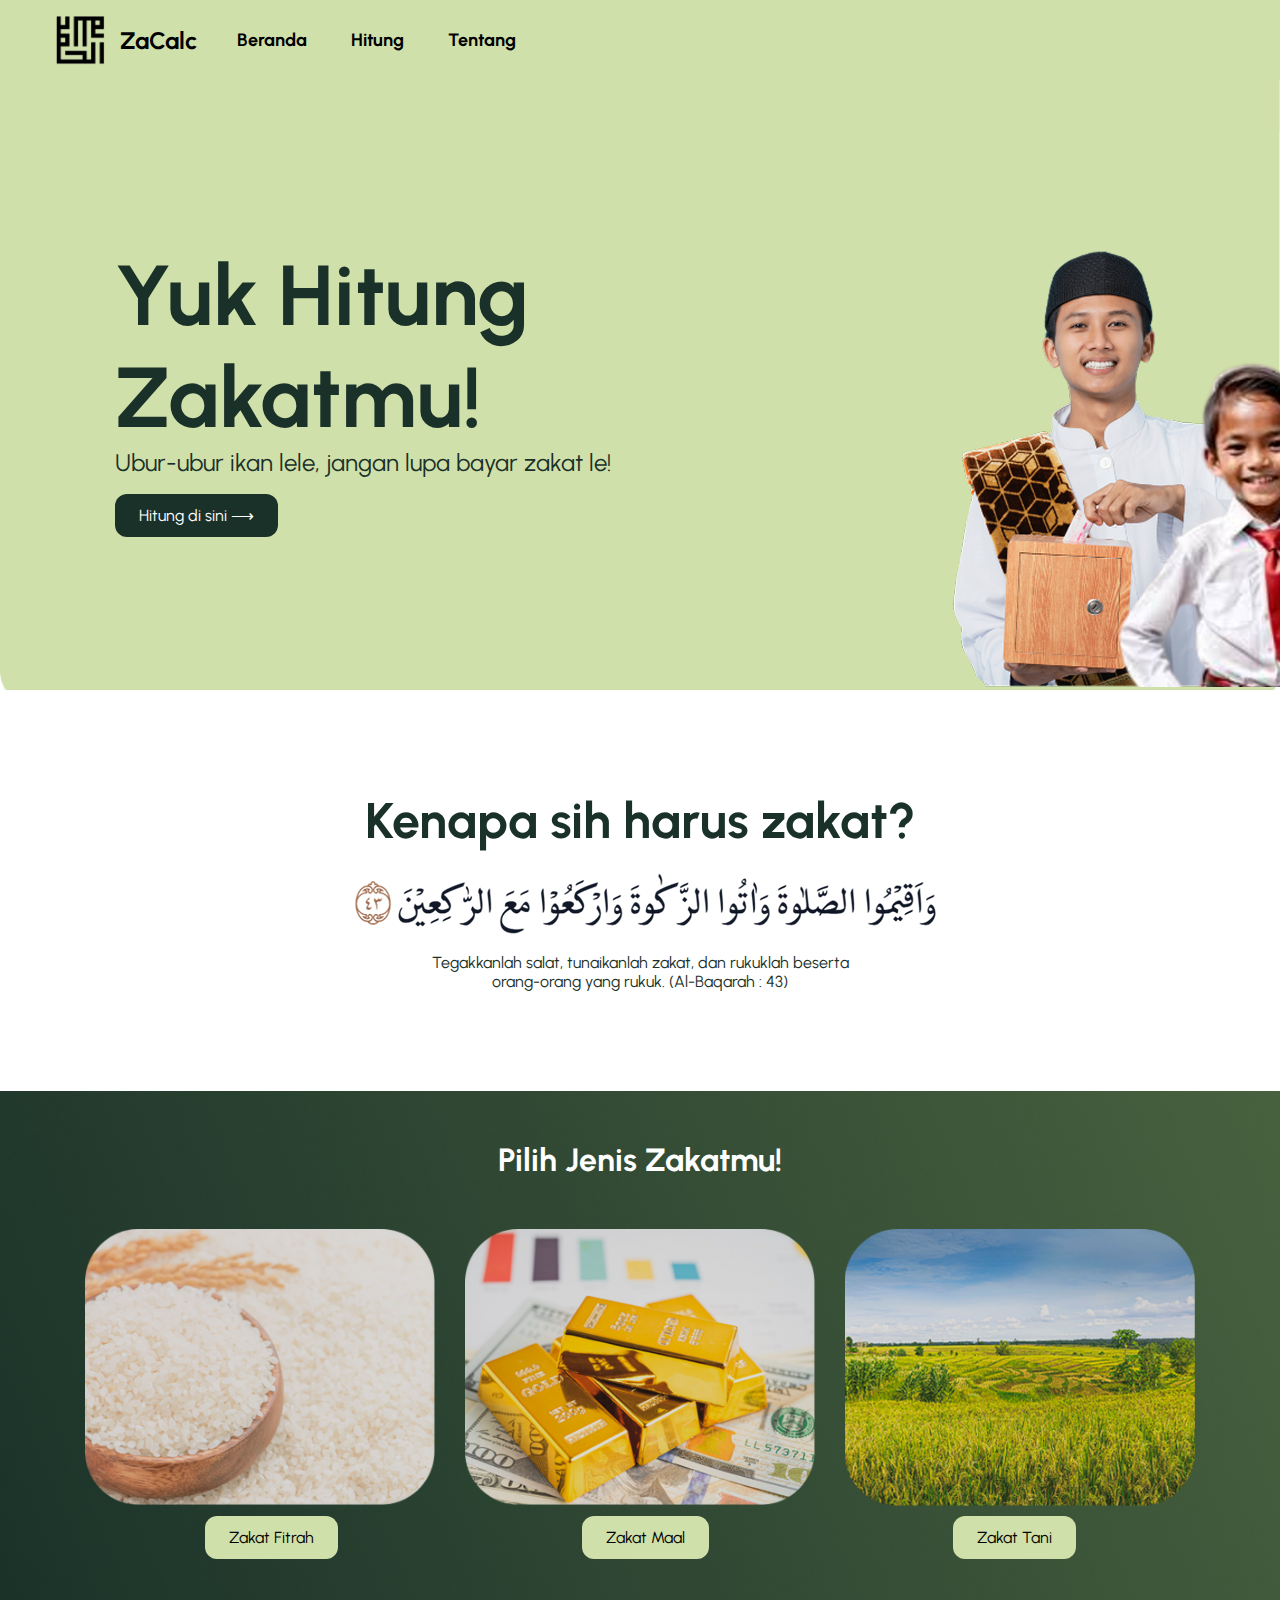
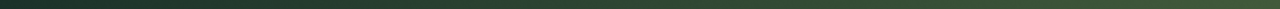
<file: index.html>
<!DOCTYPE html>
<html lang="id">
<head>
    <meta charset="UTF-8">
    <meta name="viewport" content="width=device-width, initial-scale=1.0">
    <title>ZaCalc</title>
    <link rel="stylesheet" href="style.css" />
    <link href="https://fonts.googleapis.com/css2?family=Urbanist:wght@300;400;500;700&display=swap" rel="stylesheet">
</head>
<body>
    <div class="container">
        <div class="topnav">
            <div class="logo">
                <img src="img/ZaCalc Logo Fiks.png" alt="Logo ZaCalc">
                <span class="Nama-ZaCalc">ZaCalc</span>
            </div>
            <div class="nav-links">
                <a href="#home">Beranda</a>
                <a href="#PilZakat">Hitung</a>
                <a href="Tentang.html">Tentang</a>
            </div>
        </div>
    </div>
    <div id="home">
        <div class="bg-img">
            <div class="Cont-tengah">
                <div class="Teks">
                    <div class="heading">Yuk Hitung <br>Zakatmu!</div>
                    <p class="desc">Ubur-ubur ikan lele, jangan lupa bayar zakat le!</p>
                    <a class="btn_hitung" href="#PilZakat">Hitung di sini ⟶ </a>
                </div>
                <div class="LP-pict">
                    <img src="img/Berzakat.png" alt="Orang berzakat">
                </div>
            </div>
        </div>

        <section class="White-space">
            <div class="header-WS">Kenapa sih harus zakat?</div>
            <img class="ayat-zakat" src="img/Ayat Zakat.png" alt="QS. Al-Baqarah">
            <p class="WS-desc">
                Tegakkanlah salat, tunaikanlah zakat, dan rukuklah beserta 
                <br>orang-orang yang rukuk. (Al-Baqarah : 43)
            </p>
        </section>

        <section id="PilZakat" class="PilZakat">
            <div class="header-pilzakat">
                <h1 class="judul-pilzakat">Pilih Jenis Zakatmu!</h1>
            </div>
            <div class="isiZakat">
                <img class="zakatFitrah" src="img/Zakat Fitrah.png" alt="Zakat Fitrah">
                <img class="zakatMaal" src="img/Zakat Maal.png" alt="Zakat Maal">
                <img class="zakatTani" src="img/Zakat Tani.png" alt="Zakat Tani">      
            </div>
            <div class="btn-jenisZakat">
                <a class="btn_Fitrah" href="ZakatFitrah.html">Zakat Fitrah</a>
                <a class="btn_Maal" href="ZakatMaal.html">Zakat Maal</a>
                <a class="btn_Tani" href="ZakatTani.html">Zakat Tani</a>
            </div>
        </section>
    </div>
    </div>        
    <script>
        src="script.js"
    </script>
</body>
</html>
</file>
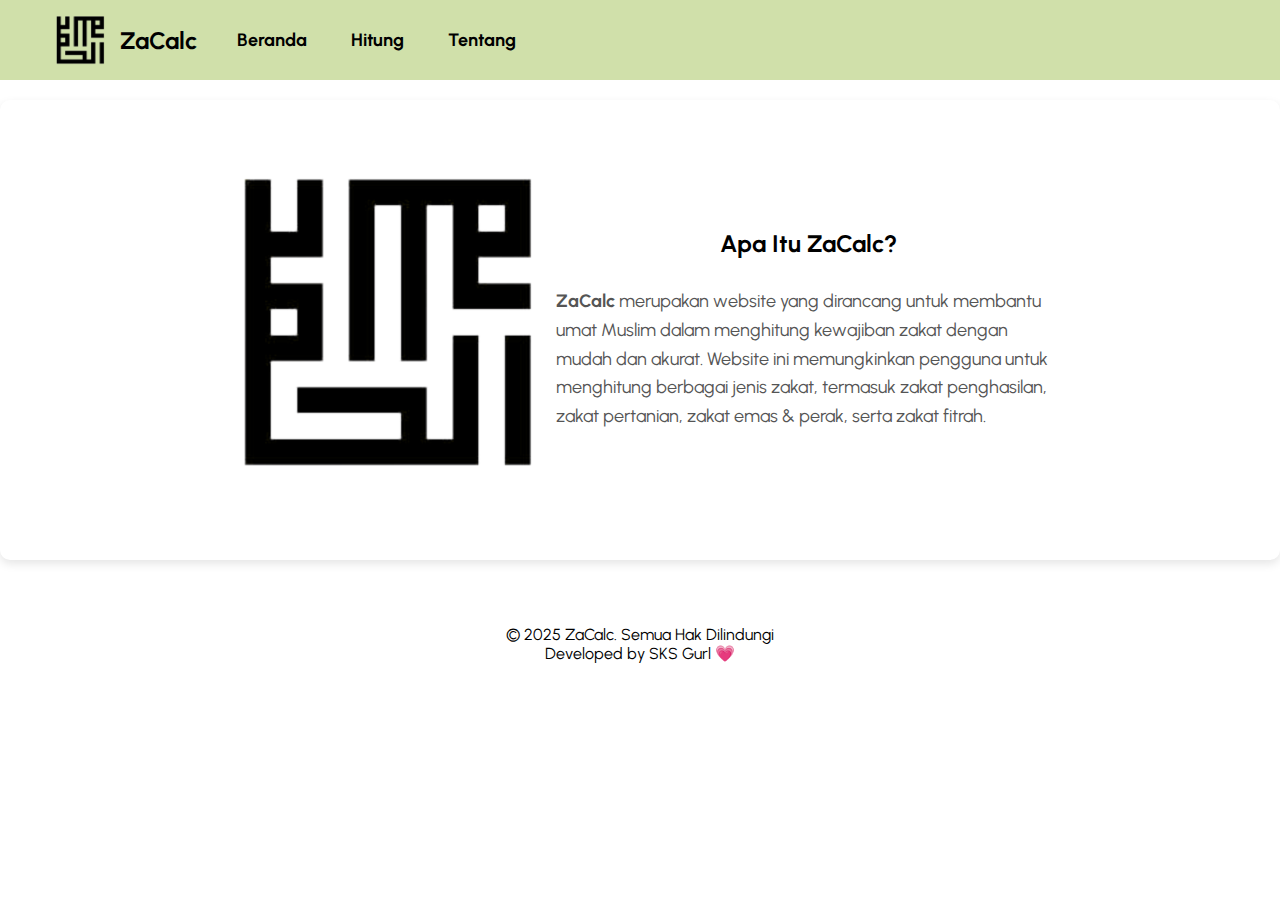
<file: Tentang.html>
<!DOCTYPE html>
<html lang="en">
<head>
    <meta charset="UTF-8">
    <meta name="viewport" content="width=device-width, initial-scale=1.0">
    <title>Tentang</title>
    <link rel="stylesheet" href="style.css" />
    <link href="https://fonts.googleapis.com/css2?family=Urbanist:wght@300;400;500;700&display=swap" rel="stylesheet">
</head>
<body>
    <div class="topnav">
        <div class="logo">
            <img src="img/ZaCalc Logo Fiks.png" alt="Logo ZaCalc">
            <span class="Nama-ZaCalc">ZaCalc</span>
        </div>
        <div class="nav-links">
            <a href="index.html">Beranda</a>
            <a href="index.html#PilZakat">Hitung</a>
            <a href="Tentang.html">Tentang</a>
        </div>
    </div>
    <div class="container-tentang">
        <div class="img-logo">
            <img src="img/logo tentang fiks.png" alt="Logo ZaCalc">
        </div>
        <div class="isi-tentang">
            <h2 class="judul-tentang">Apa Itu ZaCalc?</h2>
            <p class="deskripsi-tentang">
            <br><strong>ZaCalc</strong> merupakan website yang dirancang untuk membantu umat Muslim dalam menghitung kewajiban zakat dengan mudah dan akurat.
            Website ini memungkinkan pengguna untuk menghitung berbagai jenis zakat, termasuk zakat penghasilan,
            zakat pertanian, zakat emas & perak, serta zakat fitrah.
        </p>
        </div>
        
    </div>
</section>
<footer class="footer">
    <p>&copy; 2025 ZaCalc. Semua Hak Dilindungi <br>Developed by SKS Gurl 💗</p>
</footer>
</body>
</html>
</file>
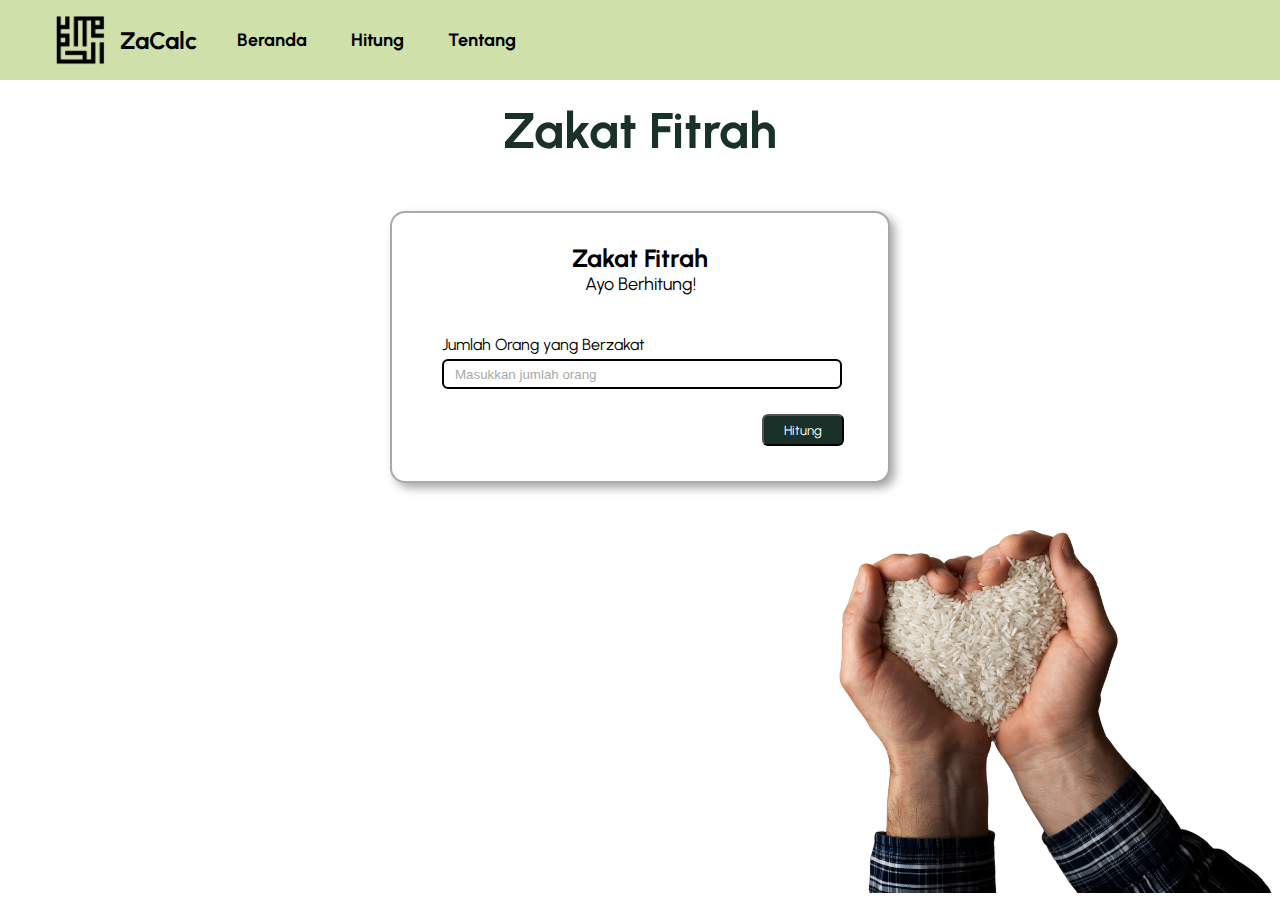
<file: ZakatFitrah.html>
<!DOCTYPE html>
<html lang="en">
<head>
    <meta charset="UTF-8">
    <meta name="viewport" content="width=device-width, initial-scale=1.0">
    <title>ZakatFitrah</title>
    <link rel="stylesheet" href="style.css" />
    <link href="https://fonts.googleapis.com/css2?family=Urbanist:wght@300;400;500;700&display=swap" rel="stylesheet">
</head>
<body>
    <div class="navbar">
        <div class="topnav">
            <div class="logo">
                <img src="img/ZaCalc Logo Fiks.png" alt="Logo ZaCalc">
                <span class="Nama-ZaCalc">ZaCalc</span>
            </div>
            <div class="nav-links">
                <a href="index.html">Beranda</a>
                <a href="index.html#PilZakat">Hitung</a>
                <a href="#tentang">Tentang</a>
        </div>
    </div>
    <div class = "konten-fitrah">
        <h2 class="Teks1">Zakat Fitrah</h2>
        <div class="isiFitrah">
            <div id="ZakatFitrah" class="ZakatFitrah">
                <div id="form-container" class="cal-form">
                    <h2 class="Teks2">Zakat Fitrah</h2>
                    <p class="Teks3">Ayo Berhitung!</p>
                    <label class="label-form">Jumlah Orang yang Berzakat</label>
                    <input type="number" id="jumlah" class="jumlah" placeholder="Masukkan jumlah orang">
                    <button onclick="hitungFitrah()" class="bt-zakatFitrah">
                    Hitung</button>
                </div>
                <div class="gambar-fitrah">
                    <img src="img/img Fitrah.png" alt="Logo ZaCalc">
                </div>
            </div> 
    </div>   
    </div>
    <div id="result" class="form-result1" style="display: none;">
        <h2 class="f-result1">Hasil Perhitungan</h2>
        <p class="f-result2">Berikut hasil perhitungan zakat fitrah Anda</p>
        <p id="hasil" class="fp-result"></p>
        <button onclick="resetForm()" class="btn-kembali-fitrah">
            Kembali
        </button>
    </div>
    <script src="script.js"></script>
</body>
</html>
</file>
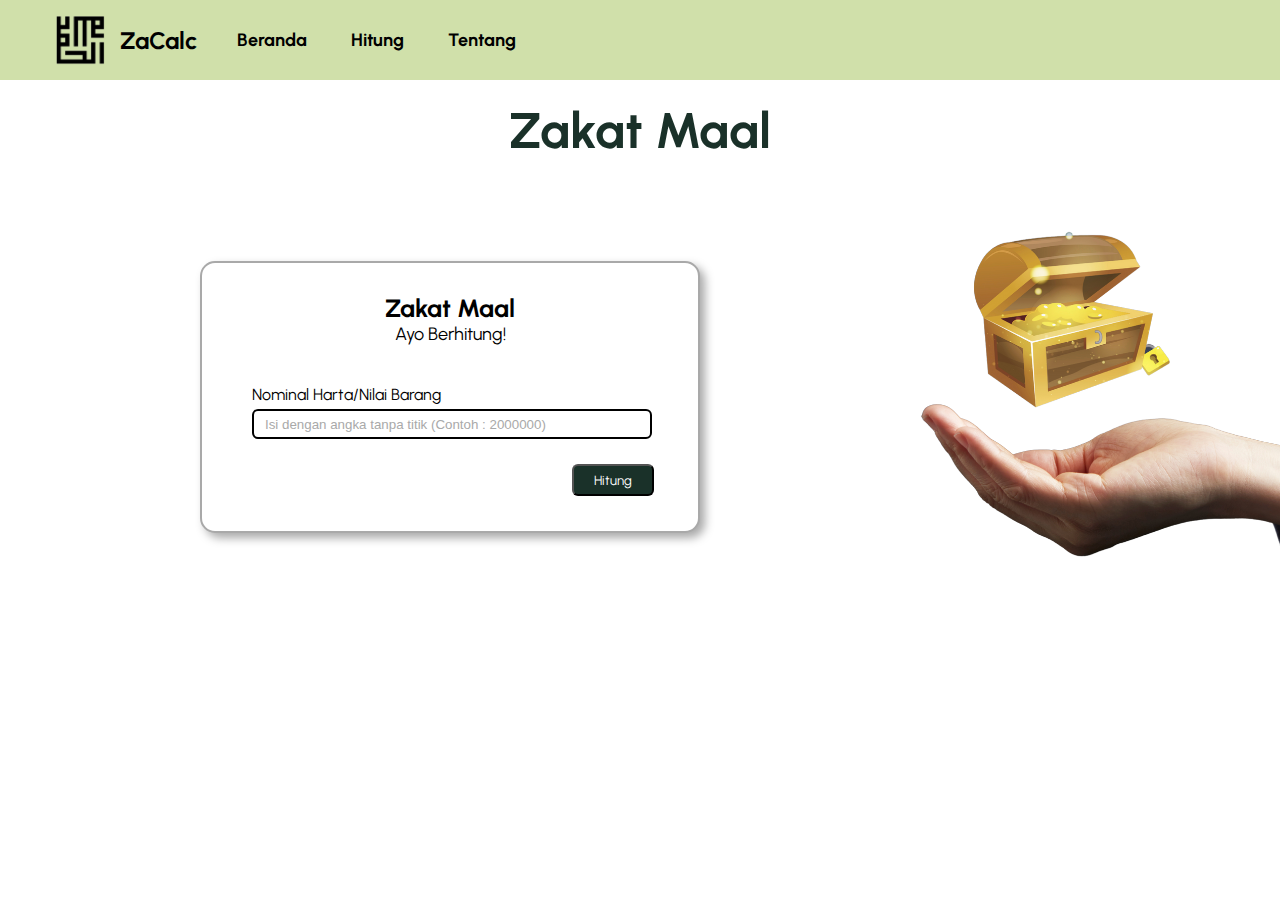
<file: ZakatMaal.html>
<!DOCTYPE html>
<html lang="en">
<head>
    <meta charset="UTF-8">
    <meta name="viewport" content="width=device-width, initial-scale=1.0">
    <title>Zakat Maal</title>
    <link rel="stylesheet" href="style.css" />
    <link href="https://fonts.googleapis.com/css2?family=Urbanist:wght@300;400;500;700&display=swap" rel="stylesheet">
</head>
<body>
    <div class="navbar">
        <div class="topnav">
            <div class="logo">
                <img src="img/ZaCalc Logo Fiks.png" alt="Logo ZaCalc">
                <span class="Nama-ZaCalc">ZaCalc</span>
            </div>
            <div class="nav-links">
                <a href="index.html">Beranda</a>
                <a href="index.html#PilZakat">Hitung</a>
                <a href="Tentang.html">Tentang</a>
        </div>
    </div>
    <div class = "konten-Maal">
        <h2 class="Teks1">Zakat Maal</h2>
        <div class="isiMaal">
            <div id="ZakatMaal" class="ZakatMaal">
                <div id="form-container" class="cal-form-maal">
                    <h2 class="Teks2">Zakat Maal</h2>
                    <p class="Teks3">Ayo Berhitung!</p>
                    <label class="label-form">Nominal Harta/Nilai Barang</label>
                    <input type="number" id="jumlah" class="jumlah" placeholder="Isi dengan angka tanpa titik (Contoh : 2000000)">
                    <button onclick="hitungMaal()" class="bt-zakatFitrah">
                    Hitung</button>
                </div>
                <div class="gambar-fitrah">
                    <img src="img/img Maal.png" alt="Logo ZaCalc">
                </div>
            </div> 
    </div>   
    </div>
    <div id="result" class="form-result2" style="display: none;">
        <h2 class="f-result1">Hasil Perhitungan</h2>
        <p class="f-result2">Berikut hasil perhitungan zakat maal Anda</p>
        <p id="hasil" class="fp-result"></p>
        <button onclick="resetForm()" class="btn-kembali-fitrah">
            Kembali
        </button>
    </div>
    <script src="script.js"></script>
</body>
</html>
</file>
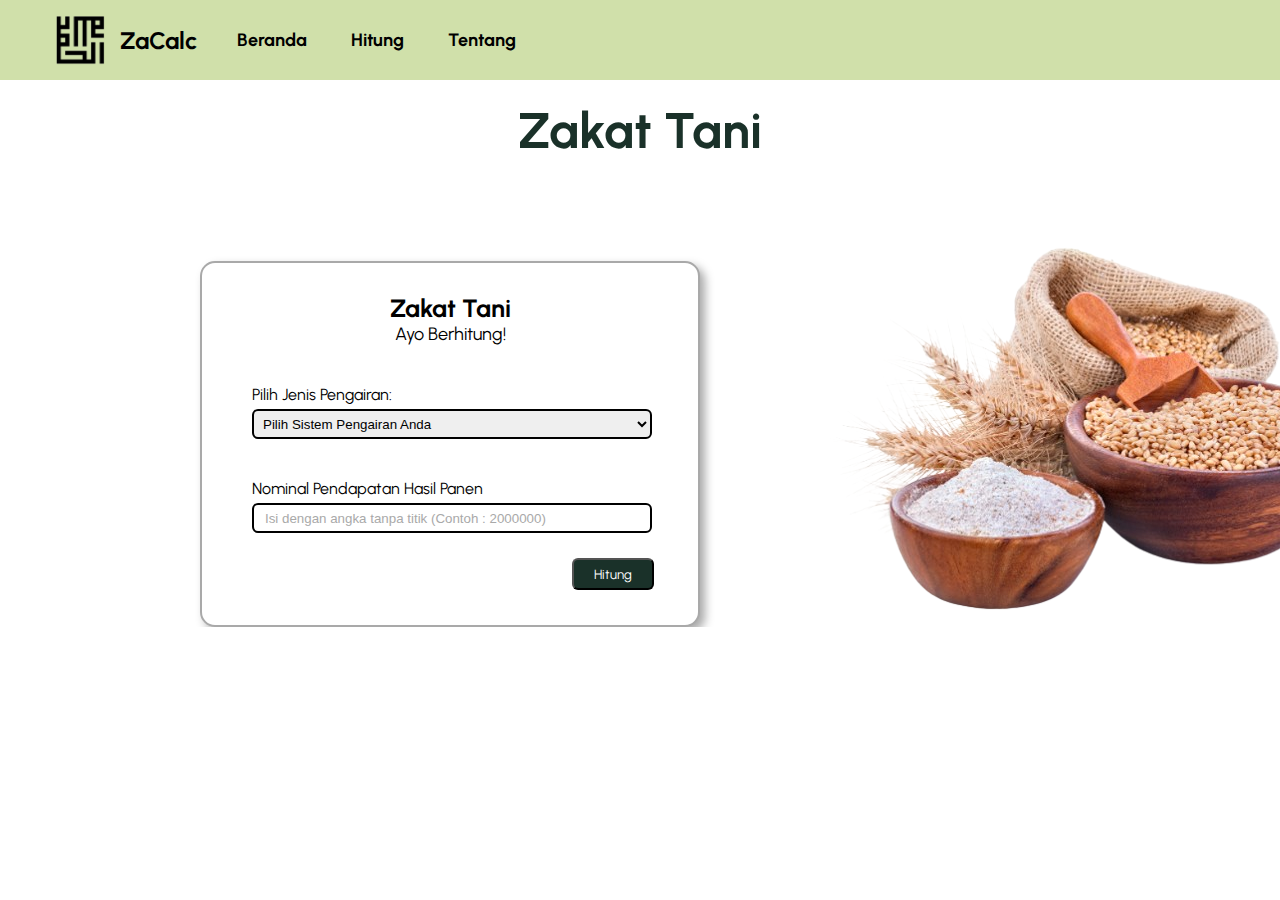
<file: ZakatTani.html>
<!DOCTYPE html>
<html lang="en">
<head>
    <meta charset="UTF-8">
    <meta name="viewport" content="width=device-width, initial-scale=1.0">
    <title>Zakat <i class="fas fa-truck-loading    "></i></title>
    <link rel="stylesheet" href="style.css" />
    <link href="https://fonts.googleapis.com/css2?family=Urbanist:wght@300;400;500;700&display=swap" rel="stylesheet">
</head>
<body>
    <div class="navbar">
        <div class="topnav">
            <div class="logo">
                <img src="img/ZaCalc Logo Fiks.png" alt="Logo ZaCalc">
                <span class="Nama-ZaCalc">ZaCalc</span>
            </div>
            <div class="nav-links">
                <a href="index.html">Beranda</a>
                <a href="index.html#PilZakat">Hitung</a>
                <a href="Tentang.html">Tentang</a>
        </div>
    </div>
    <div class = "konten-Tani">
        <h2 class="Teks1">Zakat Tani</h2>
        <div class="isiTani">
            <div id="ZakatTani" class="ZakatTani">
                <div id="form-container" class="cal-form-tani">
                    <h2 class="Teks2">Zakat Tani</h2>
                    <p class="Teks3">Ayo Berhitung!</p>
                    <label for="jenisAir" class="label-air">Pilih Jenis Pengairan:</label>
                    <select id="jenisAir" class="jenisAir">
                        <option value="" disabled selected>Pilih Sistem Pengairan Anda</option>
                        <option value="mandiri">Pengairan Mandiri/Irigasi</option>
                        <option value="hujan">Pengairan Hujan</option>
                    </select>
                    <label class="label-form">Nominal Pendapatan Hasil Panen</label>
                    <input type="number" id="jumlah" class="jumlah" placeholder="Isi dengan angka tanpa titik (Contoh : 2000000)">
                    <button onclick="hitungZakatTani()" class="bt-zakatFitrah">
                    Hitung</button>
                </div>
                <div class="gambar-fitrah">
                    <img src="img/img Tani.png" alt="Logo ZaCalc">
                </div>
            </div> 
    </div>   
    </div>
    <div id="result" class="form-result2" style="display: none;">
        <h2 class="f-result1">Hasil Perhitungan</h2>
        <p class="f-result2">Berikut hasil perhitungan zakat tani Anda</p>
        <p id="hasil" class="fp-result"></p>
        <button onclick="resetForm()" class="btn-kembali-fitrah">
            Kembali
        </button>
    </div>
    <script src="script.js"></script>
</body>
</html>
</file>
<file: style.css>
* {
    margin: 0;
    padding: 0;
    box-sizing: border-box;
}

html, body {
    overflow-x: hidden;
}

.hidden {
    display: none;
}

.urbanist-custom {
    font-family: "Urbanist", sans-serif;
    font-optical-sizing: auto;
    font-weight: 400;
    font-style: normal;
  }

  .container{
    display: flex;
    align-items: center;
  }
 
  .bg-img {
    background-image: url("img/Background Hijau.png");
    height: 690px;
    width: 100%;
    display: flex;
    justify-content: flex-start;
    background-position: center;
    background-repeat: no-repeat;
    background-size: cover;
    position: relative;
  }
  
  .topnav {
    position: fixed;
    background-color: #D0E0AA;
    top: 0;
    padding-left: 45px;
    padding-top: 15px;
    padding-bottom: 15px;
    width: 100%;
    height: 80px;
    display: flex;
    align-items: center;
    justify-content: flex-start;
    z-index: 1000;
    gap: 125px;
  }

  .logo {
    width: 40px;
    display: flex;
    align-items: center;
    justify-content: space-between;
    gap: 15px;
    
}

.logo img {
    width: 50px;
    height: auto;
    object-fit: contain;
    display: inline-block;
    margin-left: 10px;

}

.Nama-ZaCalc {
    display: inline-block;
    align-items: center;
    color: black;
    font-weight: bold;
    font-family: "Urbanist";
    font-size: 24px;
    margin: 0;
}

.nav-links{
    display: flex;
    gap: 5px;
}
  
.nav-links a {
    color: black;
    text-decoration: none;
    margin-left: 15px;
    font-size: 18px;
    font-family: "Urbanist";
    font-weight: bold;
    padding: 8px 12px;
}
  
.nav-links a:hover {
    border-bottom: 2px solid black;
}

.Cont-tengah{
    margin-top: 90px;
    margin-left: 65px;
    display: flex;
    align-items: center; 
    justify-content: space-between;
    gap: 300px;
    padding: 50px;
}

.heading{
    font-family: "Urbanist";
    font-size: 85px;
    font-weight: bold;
    color : #1A3129;
}

.desc{
    font-family: "Urbanist";
    font-size: 24px;
    color : #1A3129;
}

.btn_hitung{
    background-color: #1A3129;
    border-radius: 12px;
    color: white;
    text-decoration: none;
    font-family: "Urbanist";
    margin-top: 17px;
    padding: 12px 24px;
    display: inline-block;
}

.btn_hitung:hover {
    background-color: #A9A9A9;
    color: white;
}

.LP-pict{
    width: 150px; /* Atur ukuran gambar */
    height: auto;
    max-height: 425px;
}

.White-space{
    /* display: flex; */
    margin-top: 100px;
    justify-content:center;
    color: #1A3129;
    align-items: center;
    justify-self: center;
    font-family: "Urbanist";
}

.header-WS{
    font-family: "Urbanist";
    font-size: 50px;
    font-weight: bold;
    color: #1A3129;
    align-items: center;
    justify-self: center;
}

.ayat-zakat{
    display: block;
    margin: 10px auto;
    margin-top: 10px;
}

.WS-desc{
    text-align: center;
    margin-top: 5px;
}

.PilZakat{
    background-image: url("img/bg hijau tua.png");
    width: 100%;
    margin-top: 100px;
    padding-bottom: 50px;
    align-items: center;
    justify-self: center;
    background-size: cover;
    background-repeat: no-repeat;
    background-position: center;
    font-family: "Urbanist";
    text-align: center;
}

.header-pilzakat{
    padding-top: 50px;
}

.judul-pilzakat{
    color: white;
    text-align: center;
}

.isiZakat{
    margin-top: 50px;
    margin-bottom: 10px;
    align-items: center;
    justify-self: center;
    gap: 30px;
    justify-content: space-between;
    display: flex;
}

.zakatMaal, .zakatFitrah, .zakatTani{
    width: 350px;
    gap: 30px;
    justify-content: space-between;
}

.btn_jenisZakat{
    display: flex;
    align-items: center;
    gap: 40px;
    justify-content: center;
}

.btn_Fitrah, .btn_Maal, .btn_Tani{
    background-color: #D0E0AA;
    border-radius: 12px;
    color: black;
    text-decoration: none;
    font-family: "Urbanist";
    padding: 12px 24px;
    display: inline-block;
    margin: 0 120px;
    flex-grow: 1;
    text-align: center;
}

.btn_Fitrah:hover, .btn_Maal:hover, .btn_Tani:hover{
    background-color: #A9A9A9;
    color: white;
}

.Teks1{
    margin-top: 100px;
    font-family: "Urbanist";
    justify-self: center;
    font-size: 50px;
    color: #1A3129;
}

.isiFitrah{
    width: 100%;
}

.ZakatFitrah {
    display: block;
    align-items: center;
    justify-content: space-between; 
    gap: 5px;
    position: relative;
}

.show-result .gambar-fitrah {
    display: none; 
}

.cal-form, .form-result1, .cal-form-maal, .form-result2, .cal-form-tani{
    margin-top: 50px;
    justify-self: center;
    background-color: white;
    border : 2px solid #A9A9A9;
    border-radius: 15px;
    width: 500px;
    font-family: "Urbanist";
    padding: 10px;
    box-shadow: 5px 5px 10px #A9A9A9;
}
.Teks2, .f-result1, .form-result2{
    margin-top: 20px;
    justify-self: center;
    font-size: 25px;
}

.Teks3, .f-result2, .fp-result{
    justify-self: center;
    font-size: 18px;
}

.label-form, .label-air{
    margin-top: 40px;
    margin-left: 40px;
    justify-self: left;
    display: block;
}

.jumlah, .jenisAir{
    display: block;
    width: 400px;
    height: 30px;
    margin-top: 5px;
    margin-left: 40px;
    padding: 5px;
    border: 2px solid black;
    border-radius: 6px;
}

.jumlah::placeholder{
    padding-left: 6px;
    color: #A9A9A9;
}

.bt-zakatFitrah, .btn-kembali-fitrah{
    font-family: "Urbanist";
    margin-top: 25px;
    display: block;
    margin-left: 360px;
    margin-right: 40px;
    color: white;
    background-color: #1A3129;
    border-radius: 6px;
    padding: 6px;
    padding-left: 20px;
    padding-right: 20px;
    margin-bottom: 25px;
}

.bt-zakatFitrah:hover, .btn-kembali-fitrah:hover{
    background-color: #A9A9A9;
    border-color: #A9A9A9;
}

.gambar-fitrah {
    align-self: flex-end; 
    display: flex;
    justify-content: right;
}

.btn-kembali-fitrah{
    margin-left: 0px;
    margin-right: 0px;
    justify-self: center;
}

.cal-form-maal{
    height: fit-content;
}
.ZakatMaal, .ZakatTani{
    display: flex;
    margin-top: 50px;
    margin-left: 200px;
    height: fit-content;
    gap: 210px;
}

.ZakatTani{
    gap:100px
}

.container-tentang {
    margin-top: 100px;
    width: 100%;
    height: 460px;
    justify-content: space-between;
    display: flex;
    padding: 20px;
    background-color: white;
    box-shadow: 0px 4px 10px rgba(0, 0, 0, 0.1);
    border-radius: 10px;
    text-align: center;
    font-family: "Urbanist";
}

.isi-tentang{
width: 800px;
padding-right: 200px;
align-content: center;
}

.img-logo{
    width: 400px;
    height: 400px;
    margin-left: 200px;
    align-content: center;
}

.container-tentang h1 {
    font-size: 28px;
    text-align: left;
    margin-bottom: 15px;
}

.container-tentang p {
    text-align: left;
    font-size: 18px;
    line-height: 1.6;
    color: #555;
}
.footer p{
    font-family: "Urbanist";
    text-align: center;
    align-items: center;
    padding: 15px;
    color: black;
    margin-top: 50px;
}
</file>
